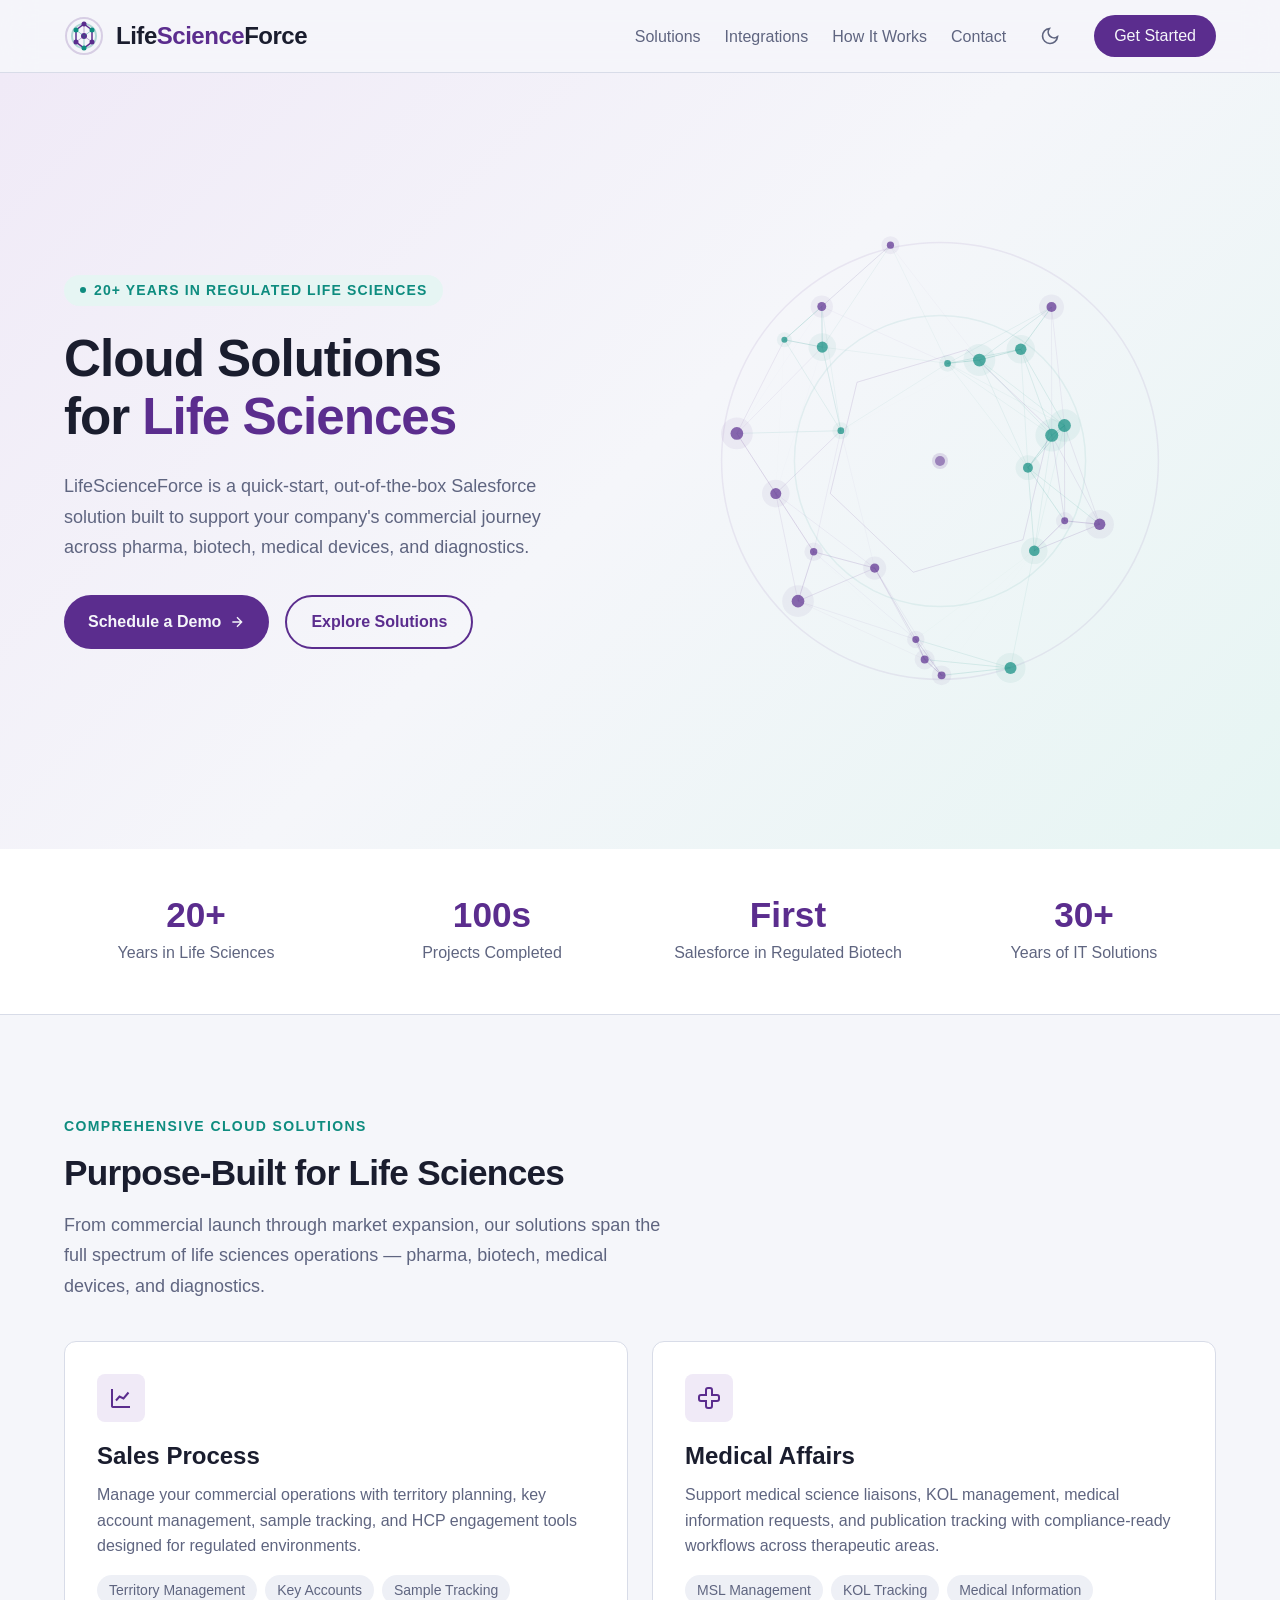
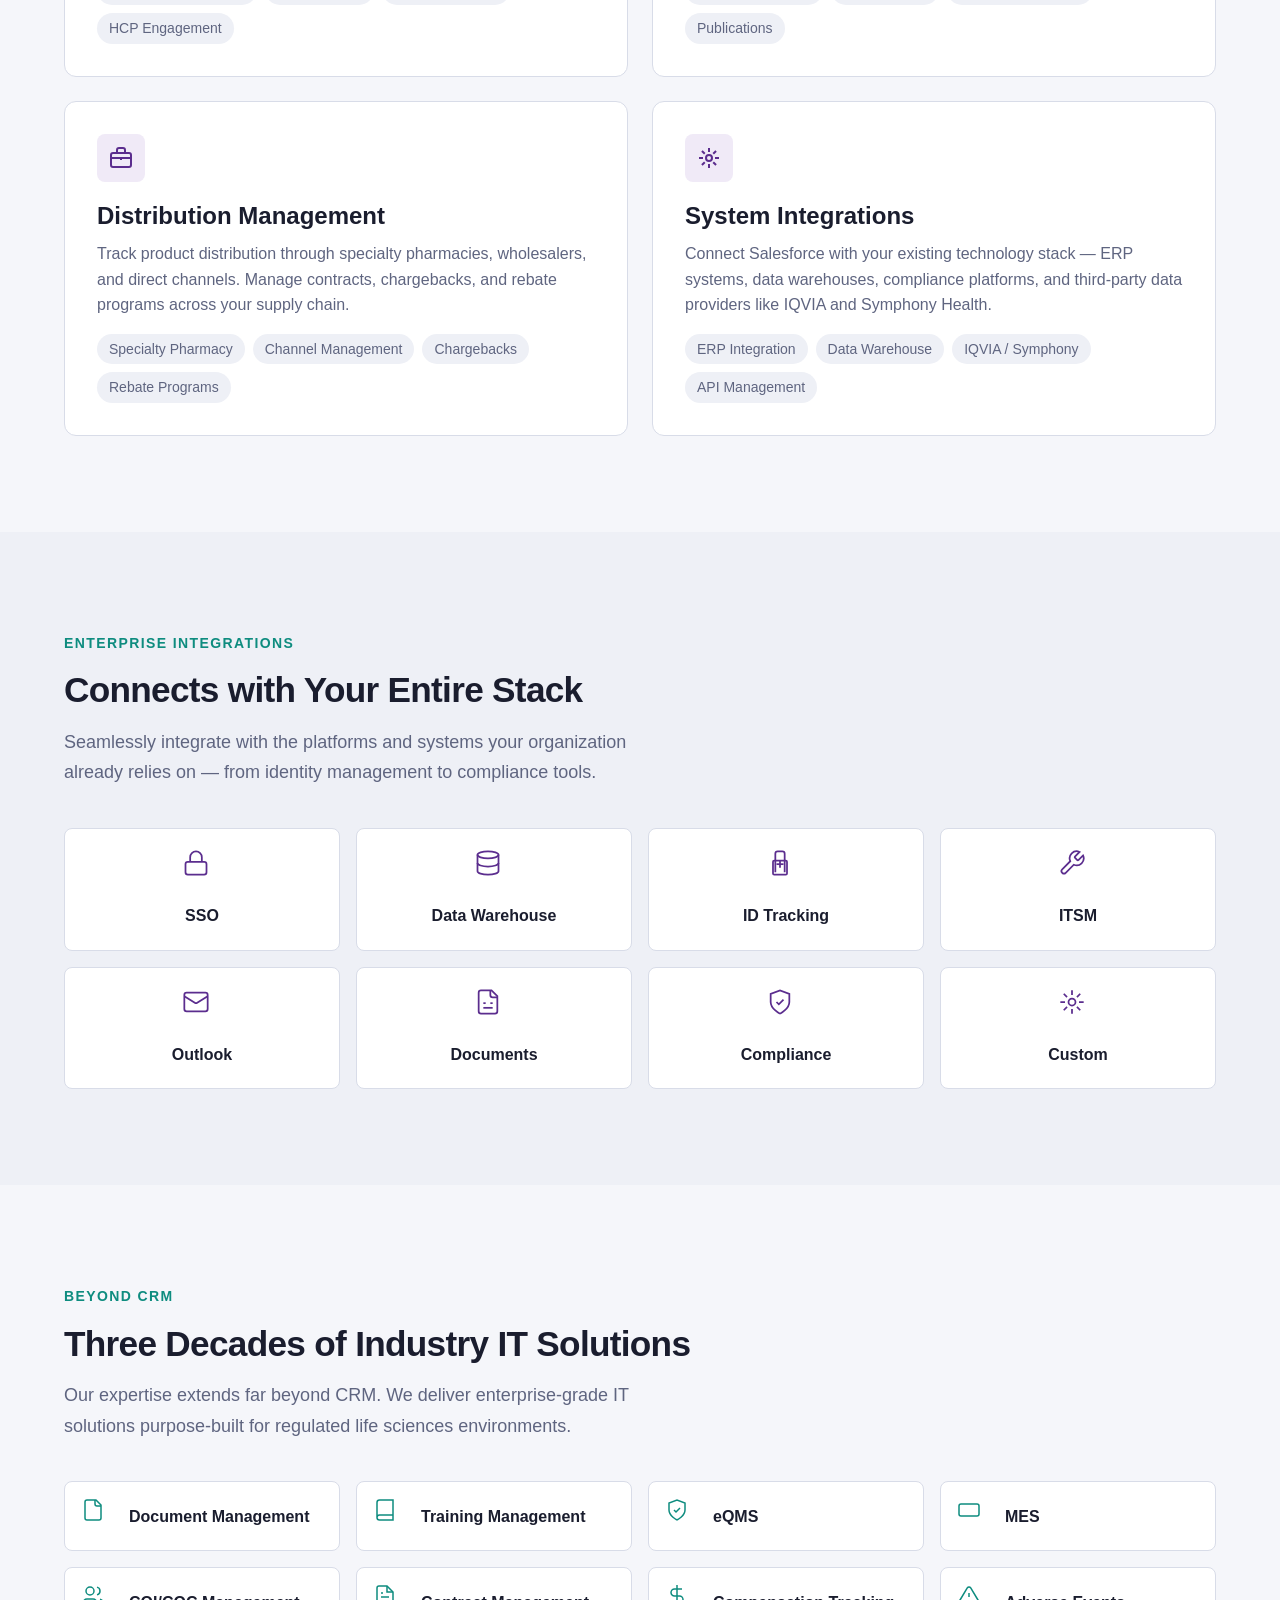
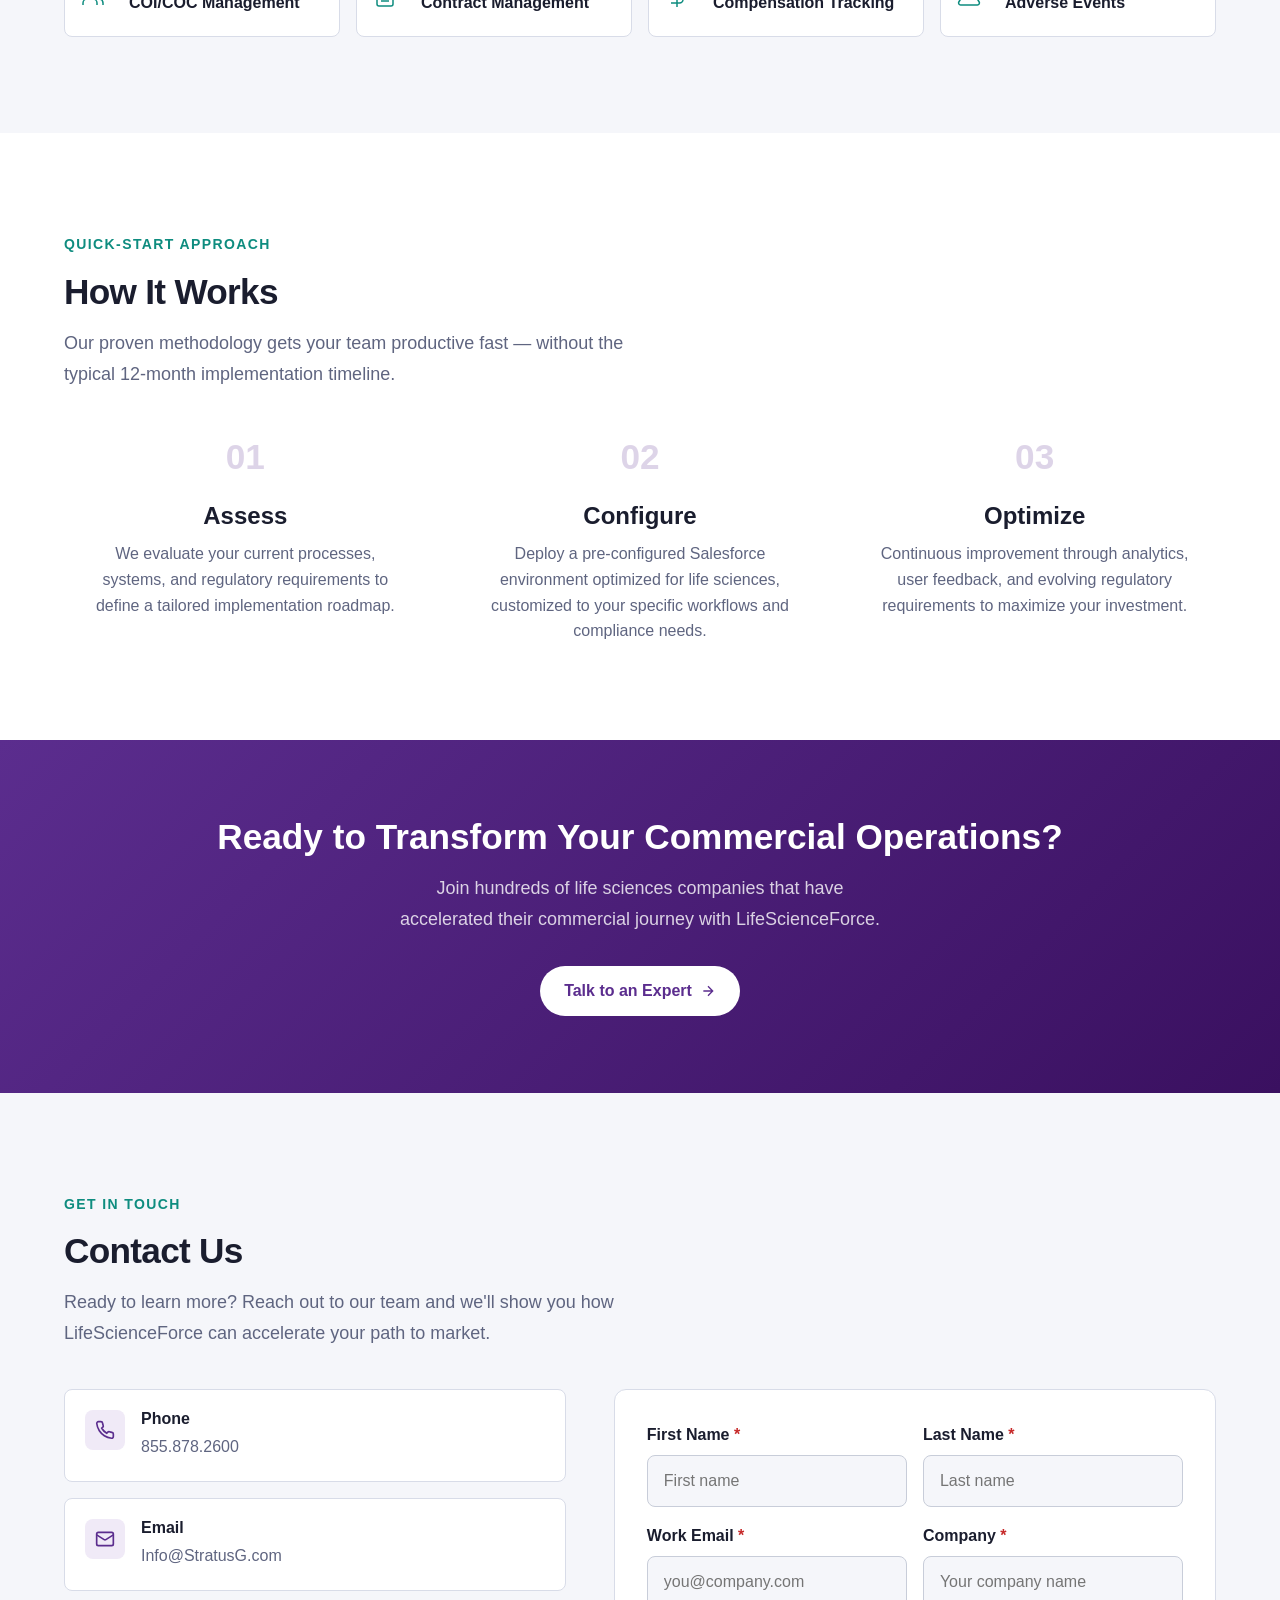
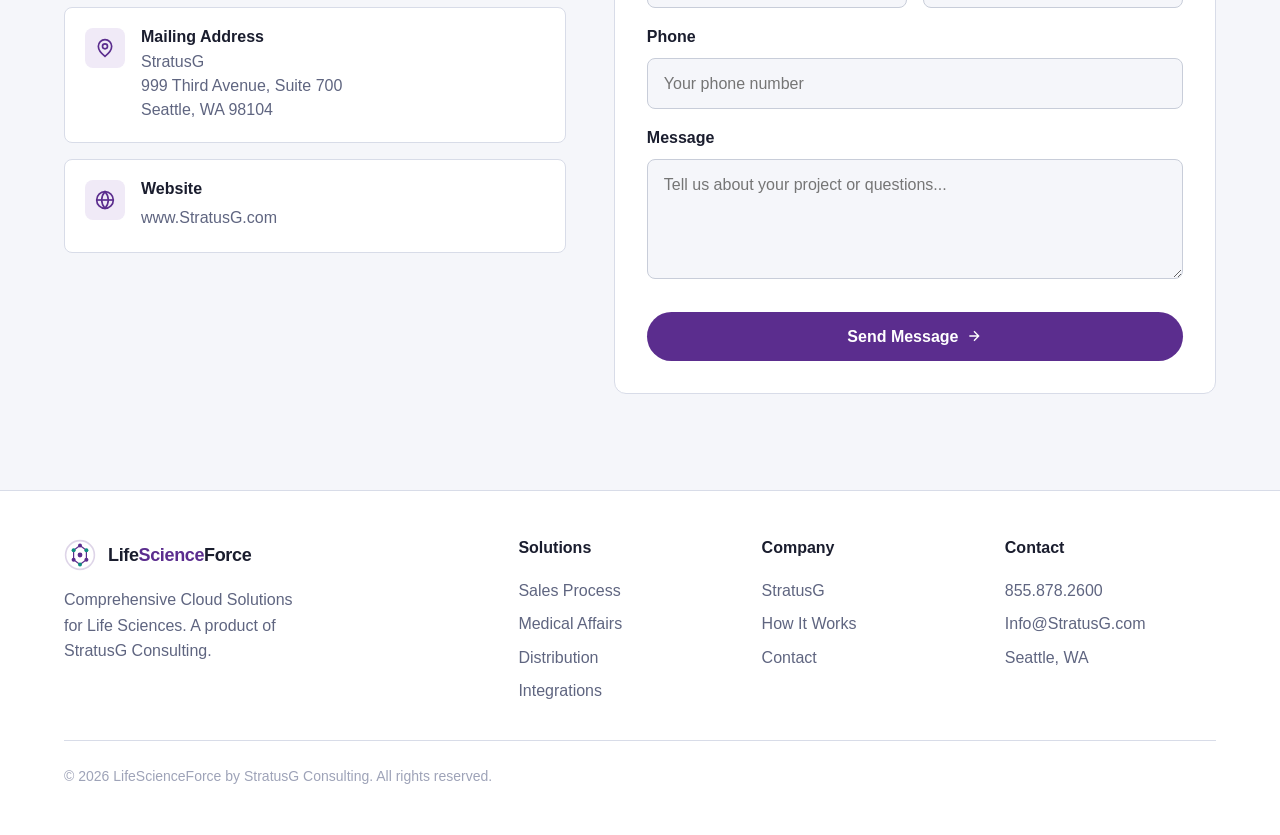
<file: index.html>
<!DOCTYPE html>
<html lang="en">
<head>

  <meta charset="UTF-8">
  <meta name="viewport" content="width=device-width, initial-scale=1.0">
  <title>LifeScienceForce — Cloud Solutions for Life Sciences | Salesforce</title>
  <meta name="description" content="LifeScienceForce delivers quick-start Salesforce cloud solutions for pharmaceutical, biotech, medical device, and life sciences companies. 20+ years of regulated industry experience.">

  <!-- Open Graph -->
  <meta property="og:type" content="website">
  <meta property="og:title" content="LifeScienceForce — Cloud Solutions for Life Sciences">
  <meta property="og:description" content="Quick-start Salesforce cloud solutions for pharmaceutical, biotech, medical device, and life sciences companies.">
  <meta property="og:url" content="https://www.lifescienceforce.com">

  <!-- Twitter Card -->
  <meta name="twitter:card" content="summary_large_image">
  <meta name="twitter:title" content="LifeScienceForce — Cloud Solutions for Life Sciences">
  <meta name="twitter:description" content="Quick-start Salesforce cloud solutions for pharmaceutical, biotech, medical device, and life sciences companies.">

  <link rel="canonical" href="https://www.lifescienceforce.com">

  <!-- reCAPTCHA -->
  <script src="https://www.google.com/recaptcha/api.js"></script>
  <script>
    function timestamp() {
      var response = document.getElementById("g-recaptcha-response");
      if (response == null || response.value.trim() == "") {
        var elems = JSON.parse(document.getElementsByName("captcha_settings")[0].value);
        elems["ts"] = JSON.stringify(new Date().getTime());
        document.getElementsByName("captcha_settings")[0].value = JSON.stringify(elems);
      }
    }
    setInterval(timestamp, 500);
  </script>

  <!-- Fonts -->
  <link href="https://api.fontshare.com/v2/css?f[]=cabinet-grotesk@400,500,700,800&f[]=satoshi@300,400,500,700&display=swap" rel="stylesheet">

  <link rel="stylesheet" href="./base.css">
  <link rel="stylesheet" href="./style.css">

  <!-- JSON-LD -->
  <script type="application/ld+json">
  {
    "@context": "https://schema.org",
    "@type": "SoftwareApplication",
    "name": "LifeScienceForce",
    "description": "Quick-start Salesforce cloud solutions for life sciences companies",
    "applicationCategory": "BusinessApplication",
    "operatingSystem": "Cloud",
    "provider": {
      "@type": "Organization",
      "name": "StratusG Consulting",
      "url": "https://www.stratusg.com",
      "telephone": "",
      "address": {
        "@type": "PostalAddress",
        "streetAddress": "999 Third Avenue, Suite 700",
        "addressLocality": "Seattle",
        "addressRegion": "WA",
        "postalCode": "98104"
      }
    },
  }
  </script>
</head>
<body>
  <a href="#main" class="skip-link">Skip to main content</a>

  <!-- ========== HEADER ========== -->
  <header class="header" id="header">
    <div class="container header-inner">
      <a href="#" class="logo" aria-label="LifeScienceForce home">
        <!-- LSF Logo SVG -->
        <svg class="logo-icon" viewBox="0 0 40 40" fill="none" xmlns="http://www.w3.org/2000/svg" aria-hidden="true">
          <circle cx="20" cy="20" r="18" stroke="var(--color-primary)" stroke-width="2" opacity="0.2"/>
          <circle cx="20" cy="20" r="12" stroke="var(--color-secondary)" stroke-width="2" opacity="0.3"/>
          <!-- Hexagonal molecule -->
          <path d="M20 8 L28 14 L28 26 L20 32 L12 26 L12 14 Z" stroke="var(--color-primary)" stroke-width="1.5" fill="none"/>
          <circle cx="20" cy="8" r="2.5" fill="var(--color-primary)"/>
          <circle cx="28" cy="14" r="2.5" fill="var(--color-secondary)"/>
          <circle cx="28" cy="26" r="2.5" fill="var(--color-primary)"/>
          <circle cx="20" cy="32" r="2.5" fill="var(--color-secondary)"/>
          <circle cx="12" cy="26" r="2.5" fill="var(--color-primary)"/>
          <circle cx="12" cy="14" r="2.5" fill="var(--color-secondary)"/>
          <circle cx="20" cy="20" r="3" fill="var(--color-primary)"/>
          <!-- Inner bonds -->
          <line x1="20" y1="20" x2="20" y2="8" stroke="var(--color-primary)" stroke-width="1" opacity="0.4"/>
          <line x1="20" y1="20" x2="28" y2="14" stroke="var(--color-secondary)" stroke-width="1" opacity="0.4"/>
          <line x1="20" y1="20" x2="28" y2="26" stroke="var(--color-primary)" stroke-width="1" opacity="0.4"/>
          <line x1="20" y1="20" x2="20" y2="32" stroke="var(--color-secondary)" stroke-width="1" opacity="0.4"/>
          <line x1="20" y1="20" x2="12" y2="26" stroke="var(--color-primary)" stroke-width="1" opacity="0.4"/>
          <line x1="20" y1="20" x2="12" y2="14" stroke="var(--color-secondary)" stroke-width="1" opacity="0.4"/>
        </svg>
        <span class="logo-text">Life<span>Science</span>Force</span>
      </a>

      <nav aria-label="Main navigation">
        <ul class="nav-links" role="list">
          <li><a href="#solutions">Solutions</a></li>
          <li><a href="#integrations">Integrations</a></li>
          <li><a href="#process">How It Works</a></li>
          <li><a href="#contact">Contact</a></li>
          <li>
            <button class="theme-toggle" data-theme-toggle aria-label="Switch to dark mode">
              <svg width="20" height="20" viewBox="0 0 24 24" fill="none" stroke="currentColor" stroke-width="2"><path d="M21 12.79A9 9 0 1 1 11.21 3 7 7 0 0 0 21 12.79z"/></svg>
            </button>
          </li>
          <li><a href="#contact" class="nav-cta">Get Started</a></li>
        </ul>
      </nav>

      <button class="mobile-toggle" aria-label="Toggle navigation" aria-expanded="false">
        <span></span><span></span><span></span>
      </button>
    </div>

    <div class="mobile-nav" id="mobileNav">
      <a href="#solutions">Solutions</a>
      <a href="#integrations">Integrations</a>
      <a href="#process">How It Works</a>
      <a href="#contact">Contact</a>
    </div>
  </header>

  <main id="main">
    <!-- ========== HERO ========== -->
    <section class="hero">
      <div class="container hero-inner">
        <div class="hero-content">
          <div class="hero-badge">20+ Years in Regulated Life Sciences</div>
          <h1>Cloud Solutions for <span class="accent">Life Sciences</span></h1>
          <p class="hero-description">LifeScienceForce is a quick-start, out-of-the-box Salesforce solution built to support your company's commercial journey across pharma, biotech, medical devices, and diagnostics.</p>
          <div class="hero-actions">
            <a href="#contact" class="btn-primary">
              Schedule a Demo
              <svg width="16" height="16" viewBox="0 0 24 24" fill="none" stroke="currentColor" stroke-width="2"><path d="M5 12h14M12 5l7 7-7 7"/></svg>
            </a>
            <a href="#solutions" class="btn-secondary">Explore Solutions</a>
          </div>
        </div>
        <div class="hero-visual">
          <canvas id="heroCanvas" width="520" height="520" aria-hidden="true"></canvas>
        </div>
      </div>
    </section>

    <!-- ========== STATS ========== -->
    <section class="stats reveal">
      <div class="container">
        <div class="stats-grid">
          <div class="stat">
            <div class="stat-number">20+</div>
            <div class="stat-label">Years in Life Sciences</div>
          </div>
          <div class="stat">
            <div class="stat-number">100s</div>
            <div class="stat-label">Projects Completed</div>
          </div>
          <div class="stat">
            <div class="stat-number">First</div>
            <div class="stat-label">Salesforce in Regulated Biotech</div>
          </div>
          <div class="stat">
            <div class="stat-number">30+</div>
            <div class="stat-label">Years of IT Solutions</div>
          </div>
        </div>
      </div>
    </section>

    <!-- ========== SOLUTIONS ========== -->
    <section class="solutions section reveal" id="solutions">
      <div class="container">
        <div class="section-tag">Comprehensive Cloud Solutions</div>
        <h2 class="section-title">Purpose-Built for Life Sciences</h2>
        <p class="section-description">From commercial launch through market expansion, our solutions span the full spectrum of life sciences operations — pharma, biotech, medical devices, and diagnostics.</p>

        <div class="solutions-grid">
          <!-- Sales Process -->
          <article class="solution-card">
            <div class="solution-icon">
              <svg width="24" height="24" viewBox="0 0 24 24" fill="none" stroke="currentColor" stroke-width="2"><path d="M21 21H4.6c-.56 0-.84 0-1.054-.109a1 1 0 0 1-.437-.437C3 20.24 3 19.96 3 19.4V3"/><path d="m7 14.5 3.5-4 4 2 5-6"/></svg>
            </div>
            <h3>Sales Process</h3>
            <p>Manage your commercial operations with territory planning, key account management, sample tracking, and HCP engagement tools designed for regulated environments.</p>
            <div class="solution-tags">
              <span class="solution-tag">Territory Management</span>
              <span class="solution-tag">Key Accounts</span>
              <span class="solution-tag">Sample Tracking</span>
              <span class="solution-tag">HCP Engagement</span>
            </div>
          </article>

          <!-- Medical Affairs -->
          <article class="solution-card">
            <div class="solution-icon">
              <svg width="24" height="24" viewBox="0 0 24 24" fill="none" stroke="currentColor" stroke-width="2"><path d="M11 2a2 2 0 0 0-2 2v5H4a2 2 0 0 0-2 2v2c0 1.1.9 2 2 2h5v5c0 1.1.9 2 2 2h2a2 2 0 0 0 2-2v-5h5a2 2 0 0 0 2-2v-2a2 2 0 0 0-2-2h-5V4a2 2 0 0 0-2-2h-2z"/></svg>
            </div>
            <h3>Medical Affairs</h3>
            <p>Support medical science liaisons, KOL management, medical information requests, and publication tracking with compliance-ready workflows across therapeutic areas.</p>
            <div class="solution-tags">
              <span class="solution-tag">MSL Management</span>
              <span class="solution-tag">KOL Tracking</span>
              <span class="solution-tag">Medical Information</span>
              <span class="solution-tag">Publications</span>
            </div>
          </article>

          <!-- Distribution Management -->
          <article class="solution-card">
            <div class="solution-icon">
              <svg width="24" height="24" viewBox="0 0 24 24" fill="none" stroke="currentColor" stroke-width="2"><rect x="2" y="7" width="20" height="14" rx="2"/><path d="M16 7V4a2 2 0 0 0-2-2h-4a2 2 0 0 0-2 2v3"/><path d="M12 12v2"/><path d="M2 12h20"/></svg>
            </div>
            <h3>Distribution Management</h3>
            <p>Track product distribution through specialty pharmacies, wholesalers, and direct channels. Manage contracts, chargebacks, and rebate programs across your supply chain.</p>
            <div class="solution-tags">
              <span class="solution-tag">Specialty Pharmacy</span>
              <span class="solution-tag">Channel Management</span>
              <span class="solution-tag">Chargebacks</span>
              <span class="solution-tag">Rebate Programs</span>
            </div>
          </article>

          <!-- System Integrations -->
          <article class="solution-card">
            <div class="solution-icon">
              <svg width="24" height="24" viewBox="0 0 24 24" fill="none" stroke="currentColor" stroke-width="2"><circle cx="12" cy="12" r="3"/><path d="M12 2v4m0 12v4M4.93 4.93l2.83 2.83m8.48 8.48 2.83 2.83M2 12h4m12 0h4M4.93 19.07l2.83-2.83m8.48-8.48 2.83-2.83"/></svg>
            </div>
            <h3>System Integrations</h3>
            <p>Connect Salesforce with your existing technology stack — ERP systems, data warehouses, compliance platforms, and third-party data providers like IQVIA and Symphony Health.</p>
            <div class="solution-tags">
              <span class="solution-tag">ERP Integration</span>
              <span class="solution-tag">Data Warehouse</span>
              <span class="solution-tag">IQVIA / Symphony</span>
              <span class="solution-tag">API Management</span>
            </div>
          </article>
        </div>
      </div>
    </section>

    <!-- ========== INTEGRATIONS ========== -->
    <section class="integrations section reveal" id="integrations">
      <div class="container">
        <div class="section-tag">Enterprise Integrations</div>
        <h2 class="section-title">Connects with Your Entire Stack</h2>
        <p class="section-description">Seamlessly integrate with the platforms and systems your organization already relies on — from identity management to compliance tools.</p>

        <div class="integrations-grid">
          <div class="integration-card">
            <div class="integration-icon">
              <svg width="28" height="28" viewBox="0 0 24 24" fill="none" stroke="currentColor" stroke-width="1.5"><rect x="3" y="11" width="18" height="11" rx="2"/><path d="M7 11V7a5 5 0 0 1 10 0v4"/></svg>
            </div>
            <span>SSO</span>
          </div>
          <div class="integration-card">
            <div class="integration-icon">
              <svg width="28" height="28" viewBox="0 0 24 24" fill="none" stroke="currentColor" stroke-width="1.5"><ellipse cx="12" cy="5" rx="9" ry="3"/><path d="M3 5v14c0 1.66 4.03 3 9 3s9-1.34 9-3V5"/><path d="M3 12c0 1.66 4.03 3 9 3s9-1.34 9-3"/></svg>
            </div>
            <span>Data Warehouse</span>
          </div>
          <div class="integration-card">
            <div class="integration-icon">
              <svg width="28" height="28" viewBox="0 0 24 24" fill="none" stroke="currentColor" stroke-width="1.5"><path d="M16 20V4a2 2 0 0 0-2-2h-4a2 2 0 0 0-2 2v16"/><rect x="6" y="10" width="12" height="12" rx="1"/><path d="M12 10v6"/><path d="M9 13h6"/></svg>
            </div>
            <span>ID Tracking</span>
          </div>
          <div class="integration-card">
            <div class="integration-icon">
              <svg width="28" height="28" viewBox="0 0 24 24" fill="none" stroke="currentColor" stroke-width="1.5"><path d="M14.7 6.3a1 1 0 0 0 0 1.4l1.6 1.6a1 1 0 0 0 1.4 0l3.77-3.77a6 6 0 0 1-7.94 7.94l-6.91 6.91a2.12 2.12 0 0 1-3-3l6.91-6.91a6 6 0 0 1 7.94-7.94l-3.76 3.76z"/></svg>
            </div>
            <span>ITSM</span>
          </div>
          <div class="integration-card">
            <div class="integration-icon">
              <svg width="28" height="28" viewBox="0 0 24 24" fill="none" stroke="currentColor" stroke-width="1.5"><rect x="2" y="4" width="20" height="16" rx="2"/><path d="m22 7-8.97 5.7a1.94 1.94 0 0 1-2.06 0L2 7"/></svg>
            </div>
            <span>Outlook</span>
          </div>
          <div class="integration-card">
            <div class="integration-icon">
              <svg width="28" height="28" viewBox="0 0 24 24" fill="none" stroke="currentColor" stroke-width="1.5"><path d="M15 2H6a2 2 0 0 0-2 2v16a2 2 0 0 0 2 2h12a2 2 0 0 0 2-2V7Z"/><path d="M14 2v4a2 2 0 0 0 2 2h4"/><path d="M10 13H8"/><path d="M16 17H8"/><path d="M16 13h-2"/></svg>
            </div>
            <span>Documents</span>
          </div>
          <div class="integration-card">
            <div class="integration-icon">
              <svg width="28" height="28" viewBox="0 0 24 24" fill="none" stroke="currentColor" stroke-width="1.5"><path d="M12 22s8-4 8-10V5l-8-3-8 3v7c0 6 8 10 8 10"/><path d="m9 12 2 2 4-4"/></svg>
            </div>
            <span>Compliance</span>
          </div>
          <div class="integration-card">
            <div class="integration-icon">
              <svg width="28" height="28" viewBox="0 0 24 24" fill="none" stroke="currentColor" stroke-width="1.5"><circle cx="12" cy="12" r="3"/><path d="M12 2v4m0 12v4M4.93 4.93l2.83 2.83m8.48 8.48 2.83 2.83M2 12h4m12 0h4M4.93 19.07l2.83-2.83m8.48-8.48 2.83-2.83"/></svg>
            </div>
            <span>Custom</span>
          </div>
        </div>
      </div>
    </section>

    <!-- ========== BEYOND CRM ========== -->
    <section class="beyond section reveal">
      <div class="container">
        <div class="section-tag">Beyond CRM</div>
        <h2 class="section-title">Three Decades of Industry IT Solutions</h2>
        <p class="section-description">Our expertise extends far beyond CRM. We deliver enterprise-grade IT solutions purpose-built for regulated life sciences environments.</p>

        <div class="beyond-grid">
          <div class="beyond-item">
            <div class="beyond-icon">
              <svg width="24" height="24" viewBox="0 0 24 24" fill="none" stroke="currentColor" stroke-width="1.5"><path d="M15 2H6a2 2 0 0 0-2 2v16a2 2 0 0 0 2 2h12a2 2 0 0 0 2-2V7Z"/><path d="M14 2v4a2 2 0 0 0 2 2h4"/></svg>
            </div>
            <span>Document Management</span>
          </div>
          <div class="beyond-item">
            <div class="beyond-icon">
              <svg width="24" height="24" viewBox="0 0 24 24" fill="none" stroke="currentColor" stroke-width="1.5"><path d="M4 19.5v-15A2.5 2.5 0 0 1 6.5 2H20v20H6.5a2.5 2.5 0 0 1 0-5H20"/></svg>
            </div>
            <span>Training Management</span>
          </div>
          <div class="beyond-item">
            <div class="beyond-icon">
              <svg width="24" height="24" viewBox="0 0 24 24" fill="none" stroke="currentColor" stroke-width="1.5"><path d="M12 22s8-4 8-10V5l-8-3-8 3v7c0 6 8 10 8 10"/><path d="m9 12 2 2 4-4"/></svg>
            </div>
            <span>eQMS</span>
          </div>
          <div class="beyond-item">
            <div class="beyond-icon">
              <svg width="24" height="24" viewBox="0 0 24 24" fill="none" stroke="currentColor" stroke-width="1.5"><rect x="2" y="6" width="20" height="12" rx="2"/><path d="M12 12h.01"/><path d="M17 12h.01"/><path d="M7 12h.01"/></svg>
            </div>
            <span>MES</span>
          </div>
          <div class="beyond-item">
            <div class="beyond-icon">
              <svg width="24" height="24" viewBox="0 0 24 24" fill="none" stroke="currentColor" stroke-width="1.5"><path d="M16 21v-2a4 4 0 0 0-4-4H6a4 4 0 0 0-4 4v2"/><circle cx="9" cy="7" r="4"/><path d="M22 21v-2a4 4 0 0 0-3-3.87"/><path d="M16 3.13a4 4 0 0 1 0 7.75"/></svg>
            </div>
            <span>COI/COC Management</span>
          </div>
          <div class="beyond-item">
            <div class="beyond-icon">
              <svg width="24" height="24" viewBox="0 0 24 24" fill="none" stroke="currentColor" stroke-width="1.5"><path d="M14 2H6a2 2 0 0 0-2 2v16a2 2 0 0 0 2 2h12a2 2 0 0 0 2-2V8Z"/><path d="M14 2v6h6"/><path d="M16 13H8"/><path d="M16 17H8"/><path d="M10 9H8"/></svg>
            </div>
            <span>Contract Management</span>
          </div>
          <div class="beyond-item">
            <div class="beyond-icon">
              <svg width="24" height="24" viewBox="0 0 24 24" fill="none" stroke="currentColor" stroke-width="1.5"><line x1="12" y1="1" x2="12" y2="23"/><path d="M17 5H9.5a3.5 3.5 0 0 0 0 7h5a3.5 3.5 0 0 1 0 7H6"/></svg>
            </div>
            <span>Compensation Tracking</span>
          </div>
          <div class="beyond-item">
            <div class="beyond-icon">
              <svg width="24" height="24" viewBox="0 0 24 24" fill="none" stroke="currentColor" stroke-width="1.5"><path d="M10.29 3.86L1.82 18a2 2 0 0 0 1.71 3h16.94a2 2 0 0 0 1.71-3L13.71 3.86a2 2 0 0 0-3.42 0z"/><line x1="12" y1="9" x2="12" y2="13"/><line x1="12" y1="17" x2="12.01" y2="17"/></svg>
            </div>
            <span>Adverse Events</span>
          </div>
        </div>
      </div>
    </section>

    <!-- ========== PROCESS ========== -->
    <section class="process section reveal" id="process">
      <div class="container">
        <div class="section-tag">Quick-Start Approach</div>
        <h2 class="section-title">How It Works</h2>
        <p class="section-description">Our proven methodology gets your team productive fast — without the typical 12-month implementation timeline.</p>

        <div class="process-steps">
          <div class="process-step">
            <div class="step-number">01</div>
            <h3>Assess</h3>
            <p>We evaluate your current processes, systems, and regulatory requirements to define a tailored implementation roadmap.</p>
          </div>
          <div class="process-step">
            <div class="step-number">02</div>
            <h3>Configure</h3>
            <p>Deploy a pre-configured Salesforce environment optimized for life sciences, customized to your specific workflows and compliance needs.</p>
          </div>
          <div class="process-step">
            <div class="step-number">03</div>
            <h3>Optimize</h3>
            <p>Continuous improvement through analytics, user feedback, and evolving regulatory requirements to maximize your investment.</p>
          </div>
        </div>
      </div>
    </section>

    <!-- ========== CTA BANNER ========== -->
    <section class="cta-banner reveal">
      <div class="container">
        <h2>Ready to Transform Your Commercial Operations?</h2>
        <p>Join hundreds of life sciences companies that have accelerated their commercial journey with LifeScienceForce.</p>
        <a href="#contact" class="btn-light">
          Talk to an Expert
          <svg width="16" height="16" viewBox="0 0 24 24" fill="none" stroke="currentColor" stroke-width="2"><path d="M5 12h14M12 5l7 7-7 7"/></svg>
        </a>
      </div>
    </section>

    <!-- ========== CONTACT ========== -->
    <section class="contact section reveal" id="contact">
      <div class="container">
        <div class="section-tag">Get in Touch</div>
        <h2 class="section-title">Contact Us</h2>
        <p class="section-description">Ready to learn more? Reach out to our team and we'll show you how LifeScienceForce can accelerate your path to market.</p>

        <div class="contact-inner">
          <div class="contact-info-cards">
            <div class="contact-card">
              <div class="contact-card-icon">
                <svg width="20" height="20" viewBox="0 0 24 24" fill="none" stroke="currentColor" stroke-width="2"><path d="M22 16.92v3a2 2 0 0 1-2.18 2 19.79 19.79 0 0 1-8.63-3.07 19.5 19.5 0 0 1-6-6 19.79 19.79 0 0 1-3.07-8.67A2 2 0 0 1 4.11 2h3a2 2 0 0 1 2 1.72 12.84 12.84 0 0 0 .7 2.81 2 2 0 0 1-.45 2.11L8.09 9.91a16 16 0 0 0 6 6l1.27-1.27a2 2 0 0 1 2.11-.45 12.84 12.84 0 0 0 2.81.7A2 2 0 0 1 22 16.92z"/></svg>
              </div>
              <div>
                <h4>Phone</h4>
                <a class="js-phone" href="#"></a>
              </div>
            </div>
            <div class="contact-card">
              <div class="contact-card-icon">
                <svg width="20" height="20" viewBox="0 0 24 24" fill="none" stroke="currentColor" stroke-width="2"><rect x="2" y="4" width="20" height="16" rx="2"/><path d="m22 7-8.97 5.7a1.94 1.94 0 0 1-2.06 0L2 7"/></svg>
              </div>
              <div>
                <h4>Email</h4>
                <a href="mailto:Info@StratusG.com">Info@StratusG.com</a>
              </div>
            </div>
            <div class="contact-card">
              <div class="contact-card-icon">
                <svg width="20" height="20" viewBox="0 0 24 24" fill="none" stroke="currentColor" stroke-width="2"><path d="M20 10c0 6-8 12-8 12s-8-6-8-12a8 8 0 0 1 16 0Z"/><circle cx="12" cy="10" r="3"/></svg>
              </div>
              <div>
                <h4>Mailing Address</h4>
                <p>StratusG<br>999 Third Avenue, Suite 700<br>Seattle, WA 98104</p>
              </div>
            </div>
            <div class="contact-card">
              <div class="contact-card-icon">
                <svg width="20" height="20" viewBox="0 0 24 24" fill="none" stroke="currentColor" stroke-width="2"><circle cx="12" cy="12" r="10"/><path d="M2 12h20"/><path d="M12 2a15.3 15.3 0 0 1 4 10 15.3 15.3 0 0 1-4 10 15.3 15.3 0 0 1-4-10 15.3 15.3 0 0 1 4-10z"/></svg>
              </div>
              <div>
                <h4>Website</h4>
                <a href="https://www.stratusg.com" target="_blank" rel="noopener noreferrer">www.StratusG.com</a>
              </div>
            </div>
          </div>

          <!-- Salesforce Web-to-Lead Form -->
          <form class="contact-form" action="https://webto.salesforce.com/servlet/servlet.WebToLead?encoding=UTF-8&orgId=00DA0000000IVj2" method="POST" aria-label="Contact form">
            <!-- Salesforce Web-to-Lead hidden fields -->
            <input type="hidden" name="captcha_settings" value='{"keyname":"BTF_V2","fallback":"true","orgId":"00DA0000000IVj2","ts":""}'>
            <input type="hidden" name="oid" value="00DA0000000IVj2">
            <input type="hidden" name="lead_source" value="Web Form - LifeScienceForce">
            <input type="hidden" name="retURL" value="https://www.lifescienceforce.com/thank-you.html">

            <div class="form-row">
              <div class="form-group">
                <label for="first_name">First Name <span style="color: var(--color-error)">*</span></label>
                <input type="text" id="first_name" name="first_name" required placeholder="First name" maxlength="40">
              </div>
              <div class="form-group">
                <label for="last_name">Last Name <span style="color: var(--color-error)">*</span></label>
                <input type="text" id="last_name" name="last_name" required placeholder="Last name" maxlength="80">
              </div>
            </div>
            <div class="form-row">
              <div class="form-group">
                <label for="email">Work Email <span style="color: var(--color-error)">*</span></label>
                <input type="email" id="email" name="email" required placeholder="you@company.com" maxlength="80">
              </div>
              <div class="form-group">
                <label for="company">Company <span style="color: var(--color-error)">*</span></label>
                <input type="text" id="company" name="company" required placeholder="Your company name" maxlength="40">
              </div>
            </div>
            <div class="form-group">
              <label for="phone">Phone</label>
              <input type="tel" id="phone" name="phone" placeholder="Your phone number" maxlength="40">
            </div>
            <div class="form-group">
              <label for="description">Message</label>
              <textarea id="description" name="description" placeholder="Tell us about your project or questions..."></textarea>
            </div>
            <div class="form-group">
              <div class="g-recaptcha" data-sitekey="6LcYlYksAAAAAMIoFxrydeXgZ7WVzYSuaso3LDqA"></div>
            </div>
            <button type="submit" class="btn-submit">
              Send Message
              <svg width="16" height="16" viewBox="0 0 24 24" fill="none" stroke="currentColor" stroke-width="2"><path d="M5 12h14M12 5l7 7-7 7"/></svg>
            </button>
          </form>
        </div>
      </div>
    </section>
  </main>

  <!-- ========== FOOTER ========== -->
  <footer class="footer">
    <div class="container">
      <div class="footer-grid">
        <div class="footer-brand">
          <a href="#" class="logo" aria-label="LifeScienceForce home">
            <svg class="logo-icon" viewBox="0 0 40 40" fill="none" xmlns="http://www.w3.org/2000/svg" aria-hidden="true" style="width:32px;height:32px">
              <circle cx="20" cy="20" r="18" stroke="var(--color-primary)" stroke-width="2" opacity="0.2"/>
              <path d="M20 8 L28 14 L28 26 L20 32 L12 26 L12 14 Z" stroke="var(--color-primary)" stroke-width="1.5" fill="none"/>
              <circle cx="20" cy="8" r="2.5" fill="var(--color-primary)"/>
              <circle cx="28" cy="14" r="2.5" fill="var(--color-secondary)"/>
              <circle cx="28" cy="26" r="2.5" fill="var(--color-primary)"/>
              <circle cx="20" cy="32" r="2.5" fill="var(--color-secondary)"/>
              <circle cx="12" cy="26" r="2.5" fill="var(--color-primary)"/>
              <circle cx="12" cy="14" r="2.5" fill="var(--color-secondary)"/>
              <circle cx="20" cy="20" r="3" fill="var(--color-primary)"/>
            </svg>
            <span class="logo-text" style="font-size: var(--text-base)">Life<span>Science</span>Force</span>
          </a>
          <p>Comprehensive Cloud Solutions for Life Sciences. A product of StratusG Consulting.</p>
        </div>
        <div class="footer-col">
          <h4>Solutions</h4>
          <a href="#solutions">Sales Process</a>
          <a href="#solutions">Medical Affairs</a>
          <a href="#solutions">Distribution</a>
          <a href="#integrations">Integrations</a>
        </div>
        <div class="footer-col">
          <h4>Company</h4>
          <a href="https://www.stratusg.com" target="_blank" rel="noopener noreferrer">StratusG</a>
          <a href="#process">How It Works</a>
          <a href="#contact">Contact</a>
        </div>
        <div class="footer-col">
          <h4>Contact</h4>
          <a class="js-phone" href="#"></a>
          <a href="mailto:Info@StratusG.com">Info@StratusG.com</a>
          <a>Seattle, WA</a>
        </div>
      </div>
      <div class="footer-bottom">
        <p>&copy; 2026 LifeScienceForce by StratusG Consulting. All rights reserved.</p>

      </div>
    </div>
  </footer>

  <script>
    // Theme toggle
    (function(){
      const t = document.querySelector('[data-theme-toggle]');
      const r = document.documentElement;
      let d = matchMedia('(prefers-color-scheme:dark)').matches ? 'dark' : 'light';
      r.setAttribute('data-theme', d);
      if (t) {
        t.addEventListener('click', () => {
          d = d === 'dark' ? 'light' : 'dark';
          r.setAttribute('data-theme', d);
          t.setAttribute('aria-label', 'Switch to ' + (d === 'dark' ? 'light' : 'dark') + ' mode');
          t.innerHTML = d === 'dark'
            ? '<svg width="20" height="20" viewBox="0 0 24 24" fill="none" stroke="currentColor" stroke-width="2"><circle cx="12" cy="12" r="5"/><path d="M12 1v2M12 21v2M4.22 4.22l1.42 1.42M18.36 18.36l1.42 1.42M1 12h2M21 12h2M4.22 19.78l1.42-1.42M18.36 5.64l1.42-1.42"/></svg>'
            : '<svg width="20" height="20" viewBox="0 0 24 24" fill="none" stroke="currentColor" stroke-width="2"><path d="M21 12.79A9 9 0 1 1 11.21 3 7 7 0 0 0 21 12.79z"/></svg>';
        });
      }
    })();

    // Phone obfuscation — assembled at runtime so bots can't scrape it
    (function(){
      var p = ['8','5','5','.','8','7','8','.','2','6','0','0'];
      var d = ['8','5','5','8','7','8','2','6','0','0'];
      document.querySelectorAll('.js-phone').forEach(function(el){
        el.textContent = p.join('');
        el.href = 'tel:' + d.join('');
      });
    })();

    // Mobile nav toggle
    (function(){
      const btn = document.querySelector('.mobile-toggle');
      const nav = document.getElementById('mobileNav');
      if (btn && nav) {
        btn.addEventListener('click', () => {
          const isOpen = nav.classList.toggle('active');
          btn.setAttribute('aria-expanded', isOpen);
        });
        nav.querySelectorAll('a').forEach(a => {
          a.addEventListener('click', () => {
            nav.classList.remove('active');
            btn.setAttribute('aria-expanded', 'false');
          });
        });
      }
    })();

    // Scroll reveal
    (function(){
      const reveals = document.querySelectorAll('.reveal');
      const obs = new IntersectionObserver((entries) => {
        entries.forEach(e => {
          if (e.isIntersecting) {
            e.target.classList.add('visible');
            obs.unobserve(e.target);
          }
        });
      }, { threshold: 0.1, rootMargin: '0px 0px -40px 0px' });
      reveals.forEach(r => obs.observe(r));
    })();

    // Header scroll shadow
    (function(){
      const header = document.getElementById('header');
      window.addEventListener('scroll', () => {
        if (window.scrollY > 10) {
          header.classList.add('header--scrolled');
        } else {
          header.classList.remove('header--scrolled');
        }
      });
    })();

    // Hero Canvas — Molecular Network Animation
    (function(){
      const canvas = document.getElementById('heroCanvas');
      if (!canvas) return;
      const ctx = canvas.getContext('2d');
      const dpr = window.devicePixelRatio || 1;

      function resize() {
        const rect = canvas.getBoundingClientRect();
        canvas.width = rect.width * dpr;
        canvas.height = rect.height * dpr;
        ctx.setTransform(dpr, 0, 0, dpr, 0, 0);
      }
      resize();
      window.addEventListener('resize', resize);

      const W = () => canvas.width / dpr;
      const H = () => canvas.height / dpr;

      const style = getComputedStyle(document.documentElement);
      const primary = () => style.getPropertyValue('--color-primary').trim() || '#5B2D8E';
      const secondary = () => style.getPropertyValue('--color-secondary').trim() || '#0E8C7F';

      // Nodes
      const NODE_COUNT = 24;
      const nodes = [];
      for (let i = 0; i < NODE_COUNT; i++) {
        const angle = (Math.PI * 2 * i) / NODE_COUNT + (Math.random() - 0.5) * 0.5;
        const radius = 80 + Math.random() * 140;
        nodes.push({
          baseX: Math.cos(angle) * radius,
          baseY: Math.sin(angle) * radius,
          x: 0, y: 0,
          r: 3 + Math.random() * 4,
          phase: Math.random() * Math.PI * 2,
          speed: 0.3 + Math.random() * 0.5,
          ampX: 5 + Math.random() * 15,
          ampY: 5 + Math.random() * 15,
          isPrimary: Math.random() > 0.5
        });
      }

      function draw(t) {
        const w = W(), h = H();
        ctx.clearRect(0, 0, w, h);
        const cx = w / 2, cy = h / 2;

        // Update positions
        nodes.forEach(n => {
          n.x = cx + n.baseX + Math.sin(t * 0.001 * n.speed + n.phase) * n.ampX;
          n.y = cy + n.baseY + Math.cos(t * 0.001 * n.speed + n.phase * 1.3) * n.ampY;
        });

        // Draw connections
        for (let i = 0; i < nodes.length; i++) {
          for (let j = i + 1; j < nodes.length; j++) {
            const dx = nodes[i].x - nodes[j].x;
            const dy = nodes[i].y - nodes[j].y;
            const dist = Math.sqrt(dx * dx + dy * dy);
            if (dist < 160) {
              const opacity = (1 - dist / 160) * 0.25;
              ctx.beginPath();
              ctx.moveTo(nodes[i].x, nodes[i].y);
              ctx.lineTo(nodes[j].x, nodes[j].y);
              ctx.strokeStyle = nodes[i].isPrimary
                ? primary().replace(')', `, ${opacity})`).replace('rgb', 'rgba').replace('#', '')
                : secondary().replace(')', `, ${opacity})`).replace('rgb', 'rgba');

              // Simplified stroke color
              ctx.strokeStyle = `rgba(${nodes[i].isPrimary ? '91,45,142' : '14,140,127'}, ${opacity})`;
              ctx.lineWidth = 1;
              ctx.stroke();
            }
          }
        }

        // Draw outer ring
        ctx.beginPath();
        ctx.arc(cx, cy, Math.min(w, h) * 0.42, 0, Math.PI * 2);
        ctx.strokeStyle = `rgba(91,45,142, 0.08)`;
        ctx.lineWidth = 1.5;
        ctx.stroke();

        ctx.beginPath();
        ctx.arc(cx, cy, Math.min(w, h) * 0.28, 0, Math.PI * 2);
        ctx.strokeStyle = `rgba(14,140,127, 0.08)`;
        ctx.lineWidth = 1.5;
        ctx.stroke();

        // Draw hexagon outline
        const hexR = Math.min(w, h) * 0.22;
        ctx.beginPath();
        for (let i = 0; i < 6; i++) {
          const a = (Math.PI / 3) * i - Math.PI / 6 + t * 0.0001;
          const px = cx + Math.cos(a) * hexR;
          const py = cy + Math.sin(a) * hexR;
          if (i === 0) ctx.moveTo(px, py);
          else ctx.lineTo(px, py);
        }
        ctx.closePath();
        ctx.strokeStyle = `rgba(91,45,142, 0.12)`;
        ctx.lineWidth = 1;
        ctx.stroke();

        // Draw nodes
        nodes.forEach(n => {
          const col = n.isPrimary ? '91,45,142' : '14,140,127';

          // Glow
          ctx.beginPath();
          ctx.arc(n.x, n.y, n.r * 2.5, 0, Math.PI * 2);
          ctx.fillStyle = `rgba(${col}, 0.06)`;
          ctx.fill();

          // Node
          ctx.beginPath();
          ctx.arc(n.x, n.y, n.r, 0, Math.PI * 2);
          ctx.fillStyle = `rgba(${col}, 0.7)`;
          ctx.fill();
        });

        // Center node
        ctx.beginPath();
        ctx.arc(cx, cy, 8, 0, Math.PI * 2);
        ctx.fillStyle = `rgba(91,45,142, 0.15)`;
        ctx.fill();
        ctx.beginPath();
        ctx.arc(cx, cy, 5, 0, Math.PI * 2);
        ctx.fillStyle = `rgba(91,45,142, 0.5)`;
        ctx.fill();

        requestAnimationFrame(draw);
      }
      requestAnimationFrame(draw);
    })();
  </script>
</body>
</html>
</file>
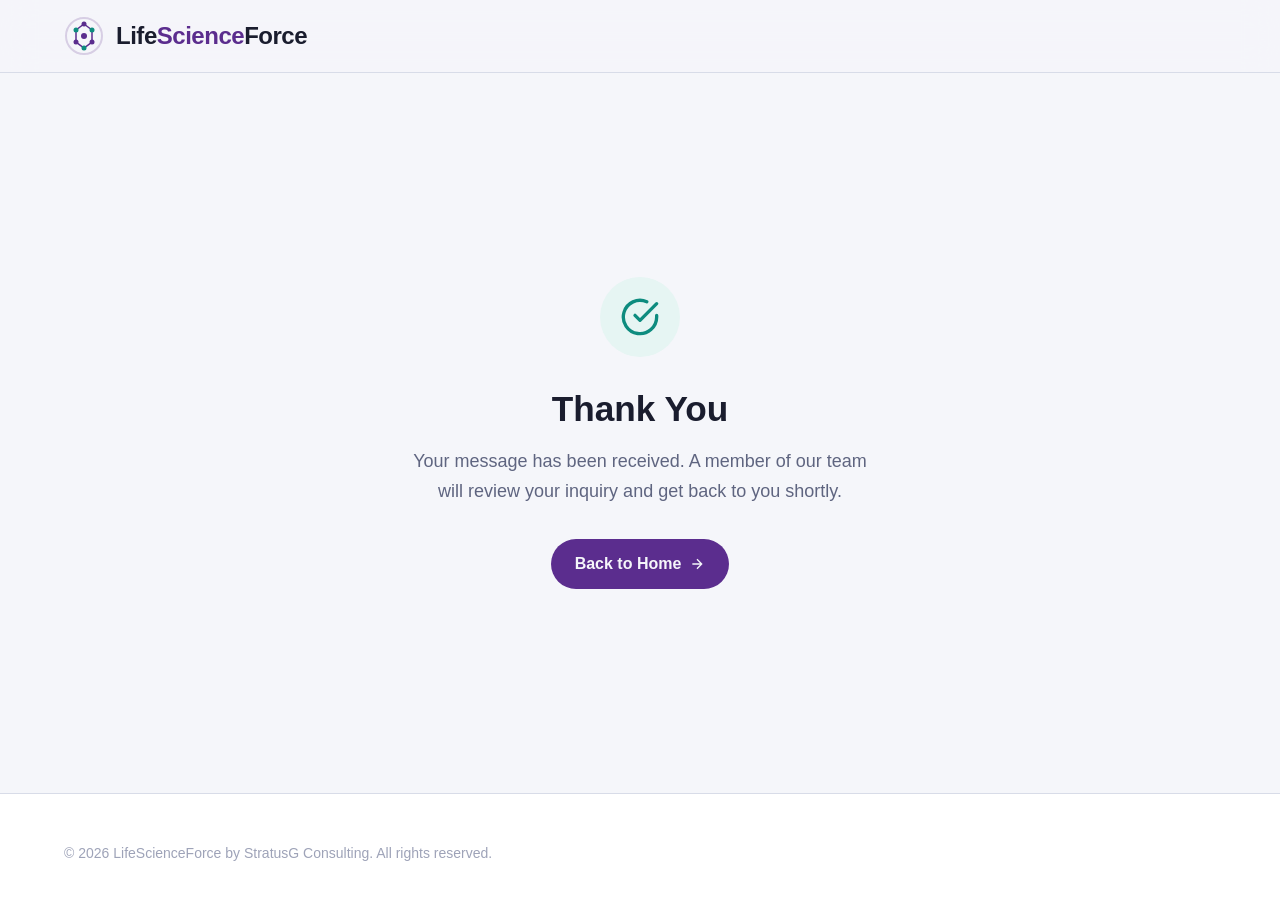
<file: thank-you.html>
<!DOCTYPE html>
<html lang="en">
<head>

  <meta charset="UTF-8">
  <meta name="viewport" content="width=device-width, initial-scale=1.0">
  <title>Thank You — LifeScienceForce</title>
  <meta name="robots" content="noindex, nofollow">

  <link href="https://api.fontshare.com/v2/css?f[]=cabinet-grotesk@400,500,700,800&f[]=satoshi@300,400,500,700&display=swap" rel="stylesheet">
  <link rel="stylesheet" href="./base.css">
  <link rel="stylesheet" href="./style.css">

  <style>
    .thankyou {
      min-height: 80vh;
      display: flex;
      align-items: center;
      justify-content: center;
      text-align: center;
      padding: var(--space-12) var(--space-6);
    }
    .thankyou-content {
      max-width: 480px;
    }
    .thankyou-icon {
      width: 80px;
      height: 80px;
      margin: 0 auto var(--space-8);
      background: var(--color-secondary-light);
      border-radius: 50%;
      display: flex;
      align-items: center;
      justify-content: center;
      animation: scaleIn 0.5s cubic-bezier(0.16, 1, 0.3, 1);
    }
    @keyframes scaleIn {
      0% { transform: scale(0); opacity: 0; }
      100% { transform: scale(1); opacity: 1; }
    }
    .thankyou-icon svg {
      color: var(--color-secondary);
    }
    .thankyou h1 {
      font-family: var(--font-display);
      font-size: var(--text-xl);
      font-weight: 800;
      color: var(--color-text);
      margin-bottom: var(--space-4);
    }
    .thankyou p {
      font-size: var(--text-base);
      color: var(--color-text-muted);
      line-height: 1.7;
      margin-bottom: var(--space-8);
      max-width: 100%;
    }
    .thankyou .btn-primary {
      display: inline-flex;
    }
  </style>
</head>
<body>
  <!-- Header -->
  <header class="header">
    <div class="container header-inner">
      <a href="./index.html" class="logo" aria-label="LifeScienceForce home">
        <svg class="logo-icon" viewBox="0 0 40 40" fill="none" xmlns="http://www.w3.org/2000/svg" aria-hidden="true">
          <circle cx="20" cy="20" r="18" stroke="var(--color-primary)" stroke-width="2" opacity="0.2"/>
          <path d="M20 8 L28 14 L28 26 L20 32 L12 26 L12 14 Z" stroke="var(--color-primary)" stroke-width="1.5" fill="none"/>
          <circle cx="20" cy="8" r="2.5" fill="var(--color-primary)"/>
          <circle cx="28" cy="14" r="2.5" fill="var(--color-secondary)"/>
          <circle cx="28" cy="26" r="2.5" fill="var(--color-primary)"/>
          <circle cx="20" cy="32" r="2.5" fill="var(--color-secondary)"/>
          <circle cx="12" cy="26" r="2.5" fill="var(--color-primary)"/>
          <circle cx="12" cy="14" r="2.5" fill="var(--color-secondary)"/>
          <circle cx="20" cy="20" r="3" fill="var(--color-primary)"/>
        </svg>
        <span class="logo-text">Life<span>Science</span>Force</span>
      </a>
    </div>
  </header>

  <main>
    <section class="thankyou">
      <div class="thankyou-content">
        <div class="thankyou-icon">
          <svg width="40" height="40" viewBox="0 0 24 24" fill="none" stroke="currentColor" stroke-width="2" stroke-linecap="round" stroke-linejoin="round">
            <path d="M22 11.08V12a10 10 0 1 1-5.93-9.14"/>
            <polyline points="22 4 12 14.01 9 11.01"/>
          </svg>
        </div>
        <h1>Thank You</h1>
        <p>Your message has been received. A member of our team will review your inquiry and get back to you shortly.</p>
        <a href="./index.html" class="btn-primary">
          Back to Home
          <svg width="16" height="16" viewBox="0 0 24 24" fill="none" stroke="currentColor" stroke-width="2"><path d="M5 12h14M12 5l7 7-7 7"/></svg>
        </a>
      </div>
    </section>
  </main>

  <footer class="footer">
    <div class="container">
      <div class="footer-bottom" style="border-top: none; margin-top: 0; padding-top: 0;">
        <p>&copy; 2026 LifeScienceForce by StratusG Consulting. All rights reserved.</p>

      </div>
    </div>
  </footer>

  <script>
    (function(){
      const r = document.documentElement;
      let d = matchMedia('(prefers-color-scheme:dark)').matches ? 'dark' : 'light';
      r.setAttribute('data-theme', d);
    })();
  </script>
</body>
</html>
</file>
<file: base.css>
/* base.css — Lifescienceforce */
*, *::before, *::after { box-sizing: border-box; margin: 0; padding: 0; }

html {
  -moz-text-size-adjust: none;
  -webkit-text-size-adjust: none;
  text-size-adjust: none;
  -webkit-font-smoothing: antialiased;
  -moz-osx-font-smoothing: grayscale;
  text-rendering: optimizeLegibility;
  scroll-behavior: smooth;
  hanging-punctuation: first last;
  scroll-padding-top: var(--space-16);
}

body {
  min-height: 100dvh;
  line-height: 1.6;
  font-family: var(--font-body, sans-serif);
  font-size: var(--text-base);
  color: var(--color-text);
  background-color: var(--color-bg);
}

img, picture, video, canvas, svg { display: block; max-width: 100%; height: auto; }
ul[role="list"], ol[role="list"] { list-style: none; }
input, button, textarea, select { font: inherit; color: inherit; }

h1, h2, h3, h4, h5, h6 { text-wrap: balance; line-height: 1.15; }
p, li, figcaption { text-wrap: pretty; max-width: 72ch; }

::selection {
  background: oklch(from var(--color-primary) l c h / 0.25);
  color: var(--color-text);
}

:focus-visible {
  outline: 2px solid var(--color-primary);
  outline-offset: 3px;
  border-radius: var(--radius-sm);
}

@media (prefers-reduced-motion: reduce) {
  *, *::before, *::after {
    animation-duration: 0.01ms !important;
    animation-iteration-count: 1 !important;
    transition-duration: 0.01ms !important;
    scroll-behavior: auto !important;
  }
}

button { cursor: pointer; background: none; border: none; }
table { border-collapse: collapse; width: 100%; }

a, button, [role="button"], [role="link"], input, textarea, select {
  transition: color var(--transition-interactive),
              background var(--transition-interactive),
              border-color var(--transition-interactive),
              box-shadow var(--transition-interactive);
}

.sr-only {
  position: absolute; width: 1px; height: 1px; padding: 0; margin: -1px;
  overflow: hidden; clip: rect(0, 0, 0, 0); white-space: nowrap; border-width: 0;
}
</file>
<file: style.css>
/* style.css — LifeScienceForce Design System */

/* =========================================
   DESIGN TOKENS
   ========================================= */

:root {
  /* Type Scale */
  --text-xs:   clamp(0.75rem,  0.7rem  + 0.25vw, 0.875rem);
  --text-sm:   clamp(0.875rem, 0.8rem  + 0.35vw, 1rem);
  --text-base: clamp(1rem,     0.95rem + 0.25vw, 1.125rem);
  --text-lg:   clamp(1.125rem, 1rem    + 0.75vw, 1.5rem);
  --text-xl:   clamp(1.5rem,   1.2rem  + 1.25vw, 2.25rem);
  --text-2xl:  clamp(2rem,     1.2rem  + 2.5vw,  3.5rem);

  /* Spacing */
  --space-1:  0.25rem;
  --space-2:  0.5rem;
  --space-3:  0.75rem;
  --space-4:  1rem;
  --space-5:  1.25rem;
  --space-6:  1.5rem;
  --space-8:  2rem;
  --space-10: 2.5rem;
  --space-12: 3rem;
  --space-16: 4rem;
  --space-20: 5rem;
  --space-24: 6rem;
  --space-32: 8rem;

  /* Radius */
  --radius-sm: 0.375rem;
  --radius-md: 0.5rem;
  --radius-lg: 0.75rem;
  --radius-xl: 1rem;
  --radius-full: 9999px;

  /* Transitions */
  --transition-interactive: 180ms cubic-bezier(0.16, 1, 0.3, 1);

  /* Content widths */
  --content-narrow: 640px;
  --content-default: 960px;
  --content-wide: 1200px;

  /* Fonts */
  --font-display: 'Cabinet Grotesk', 'Inter', sans-serif;
  --font-body: 'Satoshi', 'Inter', sans-serif;
}

/* =========================================
   LIGHT MODE (Default) — Life Sciences Purple/Teal
   ========================================= */
:root, [data-theme="light"] {
  /* Surfaces */
  --color-bg:             #f5f6fa;
  --color-surface:        #ffffff;
  --color-surface-2:      #f9fafc;
  --color-surface-offset: #eef0f6;
  --color-surface-offset-2: #e6e9f2;
  --color-divider:        #d8dce8;
  --color-border:         #c8cdd9;

  /* Text */
  --color-text:           #1a1d2e;
  --color-text-muted:     #5f6580;
  --color-text-faint:     #9ea3b8;
  --color-text-inverse:   #f5f6fa;

  /* Primary — Deep Purple */
  --color-primary:        #5B2D8E;
  --color-primary-hover:  #4A2475;
  --color-primary-active: #3A1B5E;
  --color-primary-light:  #f0eaf7;

  /* Secondary — Teal */
  --color-secondary:      #0E8C7F;
  --color-secondary-hover:#0A7369;
  --color-secondary-light:#e6f5f3;

  /* Accent — Warm Amber */
  --color-accent:         #D4860A;
  --color-accent-light:   #fdf3e0;

  /* Status */
  --color-success:        #2E7D32;
  --color-error:          #C62828;
  --color-warning:        #F57F17;

  /* Shadows */
  --shadow-sm: 0 1px 3px rgba(26, 29, 46, 0.06);
  --shadow-md: 0 4px 16px rgba(26, 29, 46, 0.08);
  --shadow-lg: 0 12px 40px rgba(26, 29, 46, 0.12);
  --shadow-card: 0 2px 12px rgba(26, 29, 46, 0.06);
}

/* =========================================
   DARK MODE
   ========================================= */
[data-theme="dark"] {
  --color-bg:             #12131e;
  --color-surface:        #1a1b28;
  --color-surface-2:      #1f2030;
  --color-surface-offset: #171826;
  --color-surface-offset-2: #22233a;
  --color-divider:        #2a2c40;
  --color-border:         #353752;

  --color-text:           #d4d6e4;
  --color-text-muted:     #8a8da4;
  --color-text-faint:     #5a5d74;
  --color-text-inverse:   #1a1b28;

  --color-primary:        #9B7DC8;
  --color-primary-hover:  #B09AD6;
  --color-primary-active: #C4B6E2;
  --color-primary-light:  #262040;

  --color-secondary:      #4DC9B8;
  --color-secondary-hover:#6FD9CB;
  --color-secondary-light:#1a2e2c;

  --color-accent:         #F0A83C;
  --color-accent-light:   #2e2618;

  --color-success:        #66BB6A;
  --color-error:          #EF5350;
  --color-warning:        #FFB74D;

  --shadow-sm: 0 1px 3px rgba(0, 0, 0, 0.25);
  --shadow-md: 0 4px 16px rgba(0, 0, 0, 0.35);
  --shadow-lg: 0 12px 40px rgba(0, 0, 0, 0.45);
  --shadow-card: 0 2px 12px rgba(0, 0, 0, 0.25);
}

@media (prefers-color-scheme: dark) {
  :root:not([data-theme]) {
    --color-bg:             #12131e;
    --color-surface:        #1a1b28;
    --color-surface-2:      #1f2030;
    --color-surface-offset: #171826;
    --color-surface-offset-2: #22233a;
    --color-divider:        #2a2c40;
    --color-border:         #353752;
    --color-text:           #d4d6e4;
    --color-text-muted:     #8a8da4;
    --color-text-faint:     #5a5d74;
    --color-text-inverse:   #1a1b28;
    --color-primary:        #9B7DC8;
    --color-primary-hover:  #B09AD6;
    --color-primary-active: #C4B6E2;
    --color-primary-light:  #262040;
    --color-secondary:      #4DC9B8;
    --color-secondary-hover:#6FD9CB;
    --color-secondary-light:#1a2e2c;
    --color-accent:         #F0A83C;
    --color-accent-light:   #2e2618;
    --color-success:        #66BB6A;
    --color-error:          #EF5350;
    --color-warning:        #FFB74D;
    --shadow-sm: 0 1px 3px rgba(0, 0, 0, 0.25);
    --shadow-md: 0 4px 16px rgba(0, 0, 0, 0.35);
    --shadow-lg: 0 12px 40px rgba(0, 0, 0, 0.45);
    --shadow-card: 0 2px 12px rgba(0, 0, 0, 0.25);
  }
}

/* =========================================
   GLOBAL STYLES
   ========================================= */

/* Skip link */
.skip-link {
  position: absolute;
  top: -100%;
  left: var(--space-4);
  z-index: 100;
  padding: var(--space-2) var(--space-4);
  background: var(--color-primary);
  color: var(--color-text-inverse);
  border-radius: var(--radius-md);
  font-size: var(--text-sm);
  text-decoration: none;
}
.skip-link:focus {
  top: var(--space-2);
}

/* Container */
.container {
  width: 100%;
  max-width: var(--content-wide);
  margin: 0 auto;
  padding: 0 var(--space-6);
}

/* Section spacing */
.section {
  padding-block: clamp(var(--space-12), 8vw, var(--space-24));
}

/* =========================================
   HEADER / NAV
   ========================================= */
.header {
  position: sticky;
  top: 0;
  z-index: 50;
  background: color-mix(in srgb, var(--color-bg) 90%, transparent);
  backdrop-filter: blur(16px);
  -webkit-backdrop-filter: blur(16px);
  border-bottom: 1px solid var(--color-divider);
  transition: transform 0.3s cubic-bezier(0.16, 1, 0.3, 1),
              box-shadow 0.3s cubic-bezier(0.16, 1, 0.3, 1);
}
.header--scrolled {
  box-shadow: var(--shadow-sm);
}
.header-inner {
  display: flex;
  align-items: center;
  justify-content: space-between;
  height: 72px;
}
.logo {
  display: flex;
  align-items: center;
  gap: var(--space-3);
  text-decoration: none;
  color: var(--color-text);
}
.logo-icon {
  width: 40px;
  height: 40px;
  flex-shrink: 0;
}
.logo-text {
  font-family: var(--font-display);
  font-size: var(--text-lg);
  font-weight: 700;
  letter-spacing: -0.02em;
}
.logo-text span {
  color: var(--color-primary);
}
.nav-links {
  display: flex;
  align-items: center;
  gap: var(--space-6);
  list-style: none;
}
.nav-links a {
  color: var(--color-text-muted);
  text-decoration: none;
  font-size: var(--text-sm);
  font-weight: 500;
  transition: color var(--transition-interactive);
}
.nav-links a:hover {
  color: var(--color-primary);
}
.nav-cta {
  display: inline-flex;
  align-items: center;
  padding: var(--space-2) var(--space-5);
  background: var(--color-primary);
  color: var(--color-text-inverse) !important;
  border-radius: var(--radius-full);
  font-size: var(--text-sm);
  font-weight: 600;
  text-decoration: none;
  transition: background var(--transition-interactive);
}
.nav-cta:hover {
  background: var(--color-primary-hover);
  color: var(--color-text-inverse) !important;
}
.theme-toggle {
  display: flex;
  align-items: center;
  justify-content: center;
  width: 40px;
  height: 40px;
  border-radius: var(--radius-full);
  color: var(--color-text-muted);
  transition: color var(--transition-interactive), background var(--transition-interactive);
}
.theme-toggle:hover {
  color: var(--color-primary);
  background: var(--color-primary-light);
}

/* Mobile nav */
.mobile-toggle {
  display: none;
  flex-direction: column;
  gap: 5px;
  padding: var(--space-2);
}
.mobile-toggle span {
  width: 22px;
  height: 2px;
  background: var(--color-text);
  border-radius: 2px;
  transition: all 0.3s ease;
}
.mobile-nav {
  display: none;
}

@media (max-width: 768px) {
  .nav-links { display: none; }
  .mobile-toggle { display: flex; }
  .mobile-nav {
    position: absolute;
    top: 72px;
    left: 0;
    right: 0;
    background: var(--color-surface);
    border-bottom: 1px solid var(--color-divider);
    padding: var(--space-4) var(--space-6);
    box-shadow: var(--shadow-md);
  }
  .mobile-nav.active {
    display: block;
  }
  .mobile-nav a {
    display: block;
    padding: var(--space-3) 0;
    color: var(--color-text);
    text-decoration: none;
    font-size: var(--text-base);
    font-weight: 500;
    border-bottom: 1px solid var(--color-divider);
  }
  .mobile-nav a:last-child {
    border-bottom: none;
  }
}

/* =========================================
   HERO
   ========================================= */
.hero {
  position: relative;
  overflow: hidden;
  background: linear-gradient(135deg, var(--color-primary-light) 0%, var(--color-bg) 50%, var(--color-secondary-light) 100%);
  padding-block: clamp(var(--space-16), 10vw, var(--space-32));
}
.hero-inner {
  display: grid;
  grid-template-columns: 1fr 1fr;
  gap: var(--space-12);
  align-items: center;
}
.hero-badge {
  display: inline-flex;
  align-items: center;
  gap: var(--space-2);
  padding: var(--space-1) var(--space-4);
  background: var(--color-secondary-light);
  color: var(--color-secondary);
  border-radius: var(--radius-full);
  font-size: var(--text-xs);
  font-weight: 700;
  letter-spacing: 0.08em;
  text-transform: uppercase;
  margin-bottom: var(--space-6);
}
.hero-badge::before {
  content: '';
  width: 6px;
  height: 6px;
  border-radius: 50%;
  background: var(--color-secondary);
}
.hero h1 {
  font-family: var(--font-display);
  font-size: var(--text-2xl);
  font-weight: 800;
  color: var(--color-text);
  margin-bottom: var(--space-6);
  letter-spacing: -0.02em;
}
.hero h1 .accent {
  color: var(--color-primary);
}
.hero-description {
  font-size: var(--text-base);
  color: var(--color-text-muted);
  max-width: 52ch;
  margin-bottom: var(--space-8);
  line-height: 1.7;
}
.hero-actions {
  display: flex;
  gap: var(--space-4);
  flex-wrap: wrap;
}
.btn-primary {
  display: inline-flex;
  align-items: center;
  gap: var(--space-2);
  padding: var(--space-3) var(--space-6);
  background: var(--color-primary);
  color: var(--color-text-inverse);
  border-radius: var(--radius-full);
  font-size: var(--text-sm);
  font-weight: 600;
  text-decoration: none;
  transition: background var(--transition-interactive), transform var(--transition-interactive);
}
.btn-primary:hover {
  background: var(--color-primary-hover);
  transform: translateY(-1px);
}
.btn-secondary {
  display: inline-flex;
  align-items: center;
  gap: var(--space-2);
  padding: var(--space-3) var(--space-6);
  background: transparent;
  color: var(--color-primary);
  border: 2px solid var(--color-primary);
  border-radius: var(--radius-full);
  font-size: var(--text-sm);
  font-weight: 600;
  text-decoration: none;
  transition: background var(--transition-interactive), color var(--transition-interactive), transform var(--transition-interactive);
}
.btn-secondary:hover {
  background: var(--color-primary);
  color: var(--color-text-inverse);
  transform: translateY(-1px);
}
.hero-visual {
  display: flex;
  align-items: center;
  justify-content: center;
}
#heroCanvas {
  width: 100%;
  max-width: 520px;
  aspect-ratio: 1;
}

@media (max-width: 768px) {
  .hero-inner {
    grid-template-columns: 1fr;
    text-align: center;
  }
  .hero-description { max-width: 100%; margin-inline: auto; }
  .hero-actions { justify-content: center; }
  .hero-visual { order: -1; }
  #heroCanvas { max-width: 320px; }
}

/* =========================================
   STATS
   ========================================= */
.stats {
  padding-block: var(--space-12);
  background: var(--color-surface);
  border-bottom: 1px solid var(--color-divider);
}
.stats-grid {
  display: grid;
  grid-template-columns: repeat(4, 1fr);
  gap: var(--space-8);
  text-align: center;
}
.stat-number {
  font-family: var(--font-display);
  font-size: var(--text-xl);
  font-weight: 800;
  color: var(--color-primary);
  line-height: 1;
  margin-bottom: var(--space-2);
}
.stat-label {
  font-size: var(--text-sm);
  color: var(--color-text-muted);
  font-weight: 500;
}

@media (max-width: 768px) {
  .stats-grid { grid-template-columns: repeat(2, 1fr); gap: var(--space-6); }
}

/* =========================================
   SECTION HEADERS
   ========================================= */
.section-tag {
  display: inline-flex;
  align-items: center;
  gap: var(--space-2);
  font-size: var(--text-xs);
  font-weight: 700;
  text-transform: uppercase;
  letter-spacing: 0.1em;
  color: var(--color-secondary);
  margin-bottom: var(--space-4);
}
.section-title {
  font-family: var(--font-display);
  font-size: var(--text-xl);
  font-weight: 800;
  color: var(--color-text);
  margin-bottom: var(--space-4);
  letter-spacing: -0.02em;
}
.section-description {
  font-size: var(--text-base);
  color: var(--color-text-muted);
  max-width: 60ch;
  line-height: 1.7;
}

/* =========================================
   SOLUTIONS CARDS
   ========================================= */
.solutions { background: var(--color-bg); }
.solutions-grid {
  display: grid;
  grid-template-columns: repeat(2, 1fr);
  gap: var(--space-6);
  margin-top: var(--space-10);
}
.solution-card {
  background: var(--color-surface);
  border: 1px solid var(--color-divider);
  border-radius: var(--radius-lg);
  padding: var(--space-8);
  transition: box-shadow var(--transition-interactive), transform var(--transition-interactive);
}
.solution-card:hover {
  box-shadow: var(--shadow-md);
  transform: translateY(-2px);
}
.solution-icon {
  width: 48px;
  height: 48px;
  background: var(--color-primary-light);
  border-radius: var(--radius-md);
  display: flex;
  align-items: center;
  justify-content: center;
  margin-bottom: var(--space-5);
  color: var(--color-primary);
}
.solution-card h3 {
  font-family: var(--font-display);
  font-size: var(--text-lg);
  font-weight: 700;
  color: var(--color-text);
  margin-bottom: var(--space-3);
}
.solution-card p {
  font-size: var(--text-sm);
  color: var(--color-text-muted);
  line-height: 1.6;
  margin-bottom: var(--space-4);
}
.solution-tags {
  display: flex;
  flex-wrap: wrap;
  gap: var(--space-2);
}
.solution-tag {
  padding: var(--space-1) var(--space-3);
  background: var(--color-surface-offset);
  color: var(--color-text-muted);
  border-radius: var(--radius-full);
  font-size: var(--text-xs);
  font-weight: 500;
}

@media (max-width: 768px) {
  .solutions-grid { grid-template-columns: 1fr; }
}

/* =========================================
   INTEGRATIONS
   ========================================= */
.integrations {
  background: var(--color-surface-offset);
}
.integrations-grid {
  display: grid;
  grid-template-columns: repeat(4, 1fr);
  gap: var(--space-4);
  margin-top: var(--space-10);
}
.integration-card {
  background: var(--color-surface);
  border: 1px solid var(--color-divider);
  border-radius: var(--radius-md);
  padding: var(--space-5) var(--space-4);
  text-align: center;
  transition: box-shadow var(--transition-interactive), transform var(--transition-interactive);
}
.integration-card:hover {
  box-shadow: var(--shadow-sm);
  transform: translateY(-1px);
}
.integration-icon {
  width: 40px;
  height: 40px;
  margin: 0 auto var(--space-3);
  color: var(--color-primary);
}
.integration-card span {
  font-size: var(--text-sm);
  font-weight: 600;
  color: var(--color-text);
}

@media (max-width: 768px) {
  .integrations-grid { grid-template-columns: repeat(2, 1fr); }
}

/* =========================================
   BEYOND CRM
   ========================================= */
.beyond { background: var(--color-bg); }
.beyond-grid {
  display: grid;
  grid-template-columns: repeat(4, 1fr);
  gap: var(--space-4);
  margin-top: var(--space-10);
}
.beyond-item {
  display: flex;
  align-items: center;
  gap: var(--space-3);
  padding: var(--space-4);
  background: var(--color-surface);
  border: 1px solid var(--color-divider);
  border-radius: var(--radius-md);
  transition: box-shadow var(--transition-interactive);
}
.beyond-item:hover {
  box-shadow: var(--shadow-sm);
}
.beyond-icon {
  width: 36px;
  height: 36px;
  flex-shrink: 0;
  color: var(--color-secondary);
}
.beyond-item span {
  font-size: var(--text-sm);
  font-weight: 600;
  color: var(--color-text);
}

@media (max-width: 768px) {
  .beyond-grid { grid-template-columns: 1fr 1fr; }
}
@media (max-width: 480px) {
  .beyond-grid { grid-template-columns: 1fr; }
}

/* =========================================
   PROCESS / HOW IT WORKS
   ========================================= */
.process { background: var(--color-surface); }
.process-steps {
  display: grid;
  grid-template-columns: repeat(3, 1fr);
  gap: var(--space-8);
  margin-top: var(--space-10);
}
.process-step {
  text-align: center;
}
.step-number {
  font-family: var(--font-display);
  font-size: var(--text-xl);
  font-weight: 800;
  color: var(--color-primary);
  opacity: 0.2;
  margin-bottom: var(--space-4);
}
.process-step h3 {
  font-family: var(--font-display);
  font-size: var(--text-lg);
  font-weight: 700;
  color: var(--color-text);
  margin-bottom: var(--space-3);
}
.process-step p {
  font-size: var(--text-sm);
  color: var(--color-text-muted);
  line-height: 1.6;
  max-width: 36ch;
  margin-inline: auto;
}

@media (max-width: 768px) {
  .process-steps { grid-template-columns: 1fr; gap: var(--space-10); }
}

/* =========================================
   CTA BANNER
   ========================================= */
.cta-banner {
  background: linear-gradient(135deg, var(--color-primary) 0%, #3a1060 100%);
  padding-block: clamp(var(--space-12), 6vw, var(--space-20));
  text-align: center;
}
[data-theme="dark"] .cta-banner {
  background: linear-gradient(135deg, #2a1848 0%, #1a1030 100%);
}
.cta-banner h2 {
  font-family: var(--font-display);
  font-size: var(--text-xl);
  font-weight: 800;
  color: #ffffff;
  margin-bottom: var(--space-4);
}
.cta-banner p {
  font-size: var(--text-base);
  color: rgba(255,255,255,0.8);
  max-width: 50ch;
  margin: 0 auto var(--space-8);
  line-height: 1.7;
}
.btn-light {
  display: inline-flex;
  align-items: center;
  gap: var(--space-2);
  padding: var(--space-3) var(--space-6);
  background: #ffffff;
  color: var(--color-primary);
  border-radius: var(--radius-full);
  font-size: var(--text-sm);
  font-weight: 600;
  text-decoration: none;
  transition: transform var(--transition-interactive), box-shadow var(--transition-interactive);
}
.btn-light:hover {
  transform: translateY(-1px);
  box-shadow: 0 8px 24px rgba(0,0,0,0.2);
}

/* =========================================
   CONTACT
   ========================================= */
.contact { background: var(--color-bg); }
.contact-inner {
  display: grid;
  grid-template-columns: 1fr 1.2fr;
  gap: var(--space-12);
  margin-top: var(--space-10);
}
.contact-info-cards {
  display: flex;
  flex-direction: column;
  gap: var(--space-4);
}
.contact-card {
  display: flex;
  align-items: flex-start;
  gap: var(--space-4);
  padding: var(--space-5);
  background: var(--color-surface);
  border: 1px solid var(--color-divider);
  border-radius: var(--radius-md);
}
.contact-card-icon {
  width: 40px;
  height: 40px;
  background: var(--color-primary-light);
  border-radius: var(--radius-md);
  display: flex;
  align-items: center;
  justify-content: center;
  flex-shrink: 0;
  color: var(--color-primary);
}
.contact-card h4 {
  font-size: var(--text-sm);
  font-weight: 700;
  color: var(--color-text);
  margin-bottom: var(--space-1);
}
.contact-card p, .contact-card a {
  font-size: var(--text-sm);
  color: var(--color-text-muted);
  text-decoration: none;
  line-height: 1.5;
}
.contact-card a:hover {
  color: var(--color-primary);
}

/* Form */
.contact-form {
  background: var(--color-surface);
  border: 1px solid var(--color-divider);
  border-radius: var(--radius-lg);
  padding: var(--space-8);
}
.form-row {
  display: grid;
  grid-template-columns: 1fr 1fr;
  gap: var(--space-4);
}
.form-group {
  margin-bottom: var(--space-4);
}
.form-group label {
  display: block;
  font-size: var(--text-sm);
  font-weight: 600;
  color: var(--color-text);
  margin-bottom: var(--space-2);
}
.form-group input,
.form-group textarea {
  width: 100%;
  padding: var(--space-3) var(--space-4);
  background: var(--color-bg);
  border: 1px solid var(--color-border);
  border-radius: var(--radius-md);
  font-size: var(--text-sm);
  color: var(--color-text);
  transition: border-color var(--transition-interactive), box-shadow var(--transition-interactive);
}
.form-group input:focus,
.form-group textarea:focus {
  outline: none;
  border-color: var(--color-primary);
  box-shadow: 0 0 0 3px color-mix(in srgb, var(--color-primary) 15%, transparent);
}
.form-group textarea {
  min-height: 120px;
  resize: vertical;
}
.btn-submit {
  width: 100%;
  display: inline-flex;
  align-items: center;
  justify-content: center;
  gap: var(--space-2);
  padding: var(--space-3) var(--space-6);
  background: var(--color-primary);
  color: #ffffff;
  border: none;
  border-radius: var(--radius-full);
  font-size: var(--text-sm);
  font-weight: 600;
  cursor: pointer;
  transition: background var(--transition-interactive), transform var(--transition-interactive);
  margin-top: var(--space-2);
}
.btn-submit:hover {
  background: var(--color-primary-hover);
  transform: translateY(-1px);
}

@media (max-width: 768px) {
  .contact-inner { grid-template-columns: 1fr; }
  .form-row { grid-template-columns: 1fr; }
}

/* =========================================
   FOOTER
   ========================================= */
.footer {
  background: var(--color-surface);
  border-top: 1px solid var(--color-divider);
  padding-block: var(--space-12);
}
.footer-grid {
  display: grid;
  grid-template-columns: 2fr 1fr 1fr 1fr;
  gap: var(--space-8);
}
.footer-brand p {
  font-size: var(--text-sm);
  color: var(--color-text-muted);
  max-width: 32ch;
  margin-top: var(--space-4);
  line-height: 1.6;
}
.footer-col h4 {
  font-size: var(--text-sm);
  font-weight: 700;
  color: var(--color-text);
  margin-bottom: var(--space-4);
}
.footer-col a {
  display: block;
  font-size: var(--text-sm);
  color: var(--color-text-muted);
  text-decoration: none;
  padding: var(--space-1) 0;
  transition: color var(--transition-interactive);
}
.footer-col a:hover {
  color: var(--color-primary);
}
.footer-bottom {
  margin-top: var(--space-8);
  padding-top: var(--space-6);
  border-top: 1px solid var(--color-divider);
  display: flex;
  justify-content: space-between;
  align-items: center;
  flex-wrap: wrap;
  gap: var(--space-4);
}
.footer-bottom p,
.footer-bottom a {
  font-size: var(--text-xs);
  color: var(--color-text-faint);
  text-decoration: none;
}
.footer-bottom a:hover {
  color: var(--color-primary);
}

@media (max-width: 768px) {
  .footer-grid { grid-template-columns: 1fr 1fr; gap: var(--space-6); }
  .footer-brand { grid-column: 1 / -1; }
  .footer-bottom { justify-content: center; text-align: center; }
}

/* =========================================
   SCROLL REVEAL
   ========================================= */
.reveal {
  opacity: 0;
  transform: translateY(24px);
  transition: opacity 0.6s cubic-bezier(0.16, 1, 0.3, 1),
              transform 0.6s cubic-bezier(0.16, 1, 0.3, 1);
}
.reveal.visible {
  opacity: 1;
  transform: translateY(0);
}
</file>
